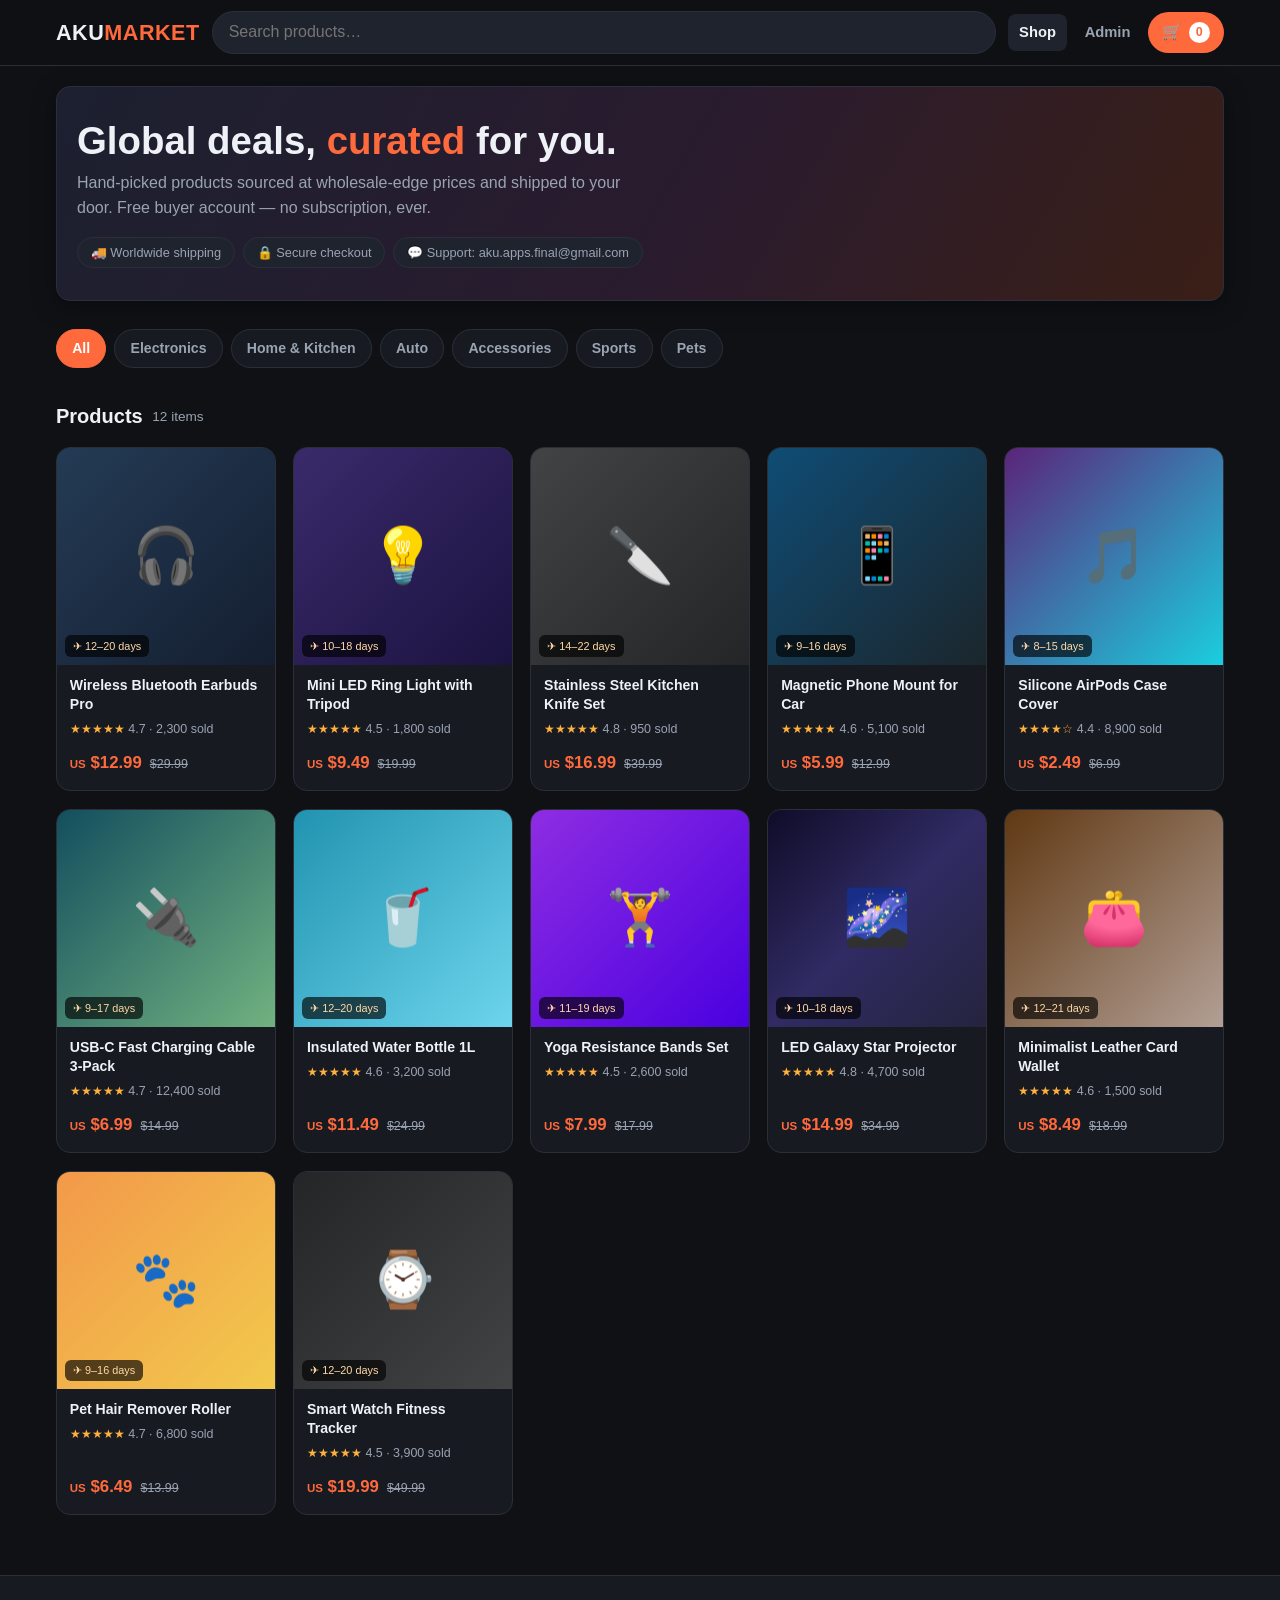
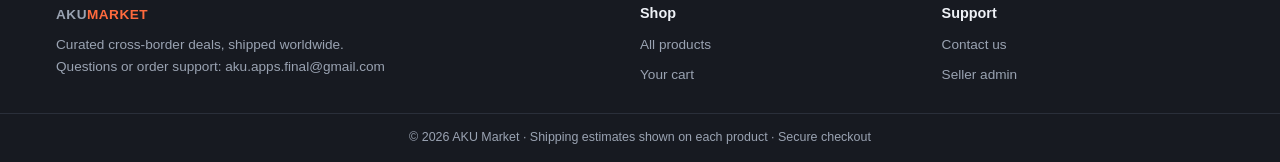
<file: index.html>
<!DOCTYPE html>
<html lang="en">
<head>
<meta charset="UTF-8">
<meta name="viewport" content="width=device-width, initial-scale=1">
<meta name="theme-color" content="#0f1115">
<title>AKU Market — Curated Cross-Border Deals</title>
<meta name="description" content="AKU Market: curated gadgets, home & lifestyle products shipped worldwide at wholesale-edge prices.">
<link rel="stylesheet" href="assets/styles.css">
<link rel="icon" href="data:image/svg+xml,<svg xmlns='http://www.w3.org/2000/svg' viewBox='0 0 100 100'><text y='.9em' font-size='90'>🛍️</text></svg>">
</head>
<body>
<main class="container">
  <section class="hero">
    <h1>Global deals, <em>curated</em> for you.</h1>
    <p>Hand-picked products sourced at wholesale-edge prices and shipped to your door. Free buyer account — no subscription, ever.</p>
    <div class="badges">
      <span class="badge">🚚 Worldwide shipping</span>
      <span class="badge">🔒 Secure checkout</span>
      <span class="badge">💬 Support: aku.apps.final@gmail.com</span>
    </div>
  </section>

  <div class="chips" id="chips"></div>

  <h2 class="section-title">Products <span class="count" id="resultCount"></span></h2>
  <div class="grid" id="grid"></div>
  <div class="empty hidden" id="empty">No products match your search. <a href="index.html" style="color:var(--accent)">Clear filters</a></div>
</main>

<script src="assets/products.js"></script>
<script src="assets/app.js"></script>
<script>
AKU.shell("home");

const grid = document.getElementById("grid");
const chipsEl = document.getElementById("chips");
const emptyEl = document.getElementById("empty");
const countEl = document.getElementById("resultCount");

let activeCat = "All";
const q = (new URLSearchParams(location.search).get("q") || "").toLowerCase();

function renderChips() {
  chipsEl.innerHTML = window.AKU_CATEGORIES.map(c =>
    `<button class="chip ${c === activeCat ? "active" : ""}" data-cat="${c}">${c}</button>`
  ).join("");
  chipsEl.querySelectorAll(".chip").forEach(b =>
    b.addEventListener("click", () => { activeCat = b.dataset.cat; render(); }));
}

function render() {
  renderChips();
  const list = window.AKU_PRODUCTS.filter(p =>
    (activeCat === "All" || p.category === activeCat) &&
    (!q || p.name.toLowerCase().includes(q) || p.category.toLowerCase().includes(q))
  );
  countEl.textContent = list.length + " items" + (q ? ` for “${q}”` : "");
  grid.innerHTML = list.map(AKU.productCard).join("");
  emptyEl.classList.toggle("hidden", list.length > 0);
}
render();
</script>
</body>
</html>
</file>
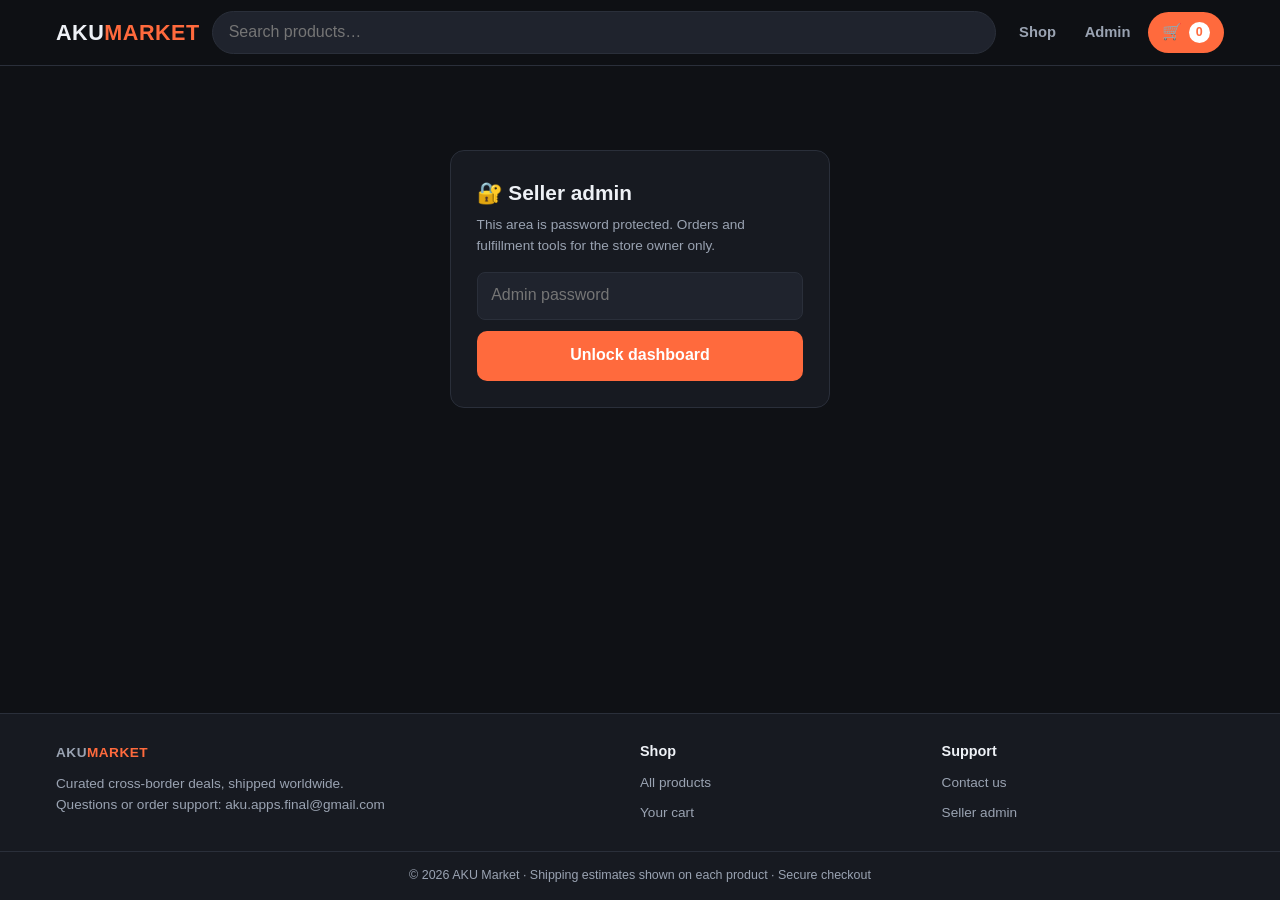
<file: admin.html>
<!DOCTYPE html>
<html lang="en">
<head>
<meta charset="UTF-8">
<meta name="viewport" content="width=device-width, initial-scale=1">
<meta name="theme-color" content="#0f1115">
<title>Admin — AKU Market</title>
<meta name="robots" content="noindex,nofollow">
<link rel="stylesheet" href="assets/styles.css">
<link rel="icon" href="data:image/svg+xml,<svg xmlns='http://www.w3.org/2000/svg' viewBox='0 0 100 100'><text y='.9em' font-size='90'>🛍️</text></svg>">
</head>
<body>
<main class="container">
  <!-- login gate -->
  <div class="admin-login" id="gate">
    <h1>🔐 Seller admin</h1>
    <p>This area is password protected. Orders and fulfillment tools for the store owner only.</p>
    <form class="form" id="loginForm">
      <input type="password" id="pw" placeholder="Admin password" autocomplete="current-password" required>
      <button class="btn" type="submit">Unlock dashboard</button>
      <div class="notice warn hidden" id="badPw">Wrong password.</div>
    </form>
  </div>

  <!-- dashboard -->
  <div id="dash" class="hidden">
    <div style="display:flex;justify-content:space-between;align-items:center;flex-wrap:wrap;gap:.6rem;margin-bottom:1rem">
      <h1 class="page-title" style="margin:0">📦 Order dashboard</h1>
      <button class="btn secondary small" id="lock">Lock</button>
    </div>

    <div class="notice">Orders placed on <b>this device</b> appear here (stored locally in the browser). New orders also arrive by email at
      <a href="mailto:aku.apps.final@gmail.com" style="color:var(--accent)">aku.apps.final@gmail.com</a>.
      After buying the item on AliExpress for the customer, paste the tracking number below and mark fulfilled.</div>

    <div class="stat-grid" id="stats"></div>
    <div id="orders"></div>

    <div class="danger-zone">
      <button class="btn secondary small" id="exportBtn">⬇ Export orders (JSON)</button>
      <button class="btn secondary small" id="clearBtn" style="border-color:var(--red);color:var(--red)">Clear fulfilled orders</button>
    </div>
  </div>
</main>

<script src="assets/products.js"></script>
<script src="assets/app.js"></script>
<script>
AKU.shell("");

/* --- auth gate (SHA-256 of the admin password) --- */
const HASH = "e5c8e9add4737ab16374b47b10b4e4086362b1cab16cdd84d578a8892649ff88";
const SESSION = "aku_admin_ok";

async function sha256(text) {
  const buf = await crypto.subtle.digest("SHA-256", new TextEncoder().encode(text));
  return [...new Uint8Array(buf)].map(b => b.toString(16).padStart(2, "0")).join("");
}

function unlocked() { return sessionStorage.getItem(SESSION) === "1"; }
function show() {
  document.getElementById("gate").classList.toggle("hidden", unlocked());
  document.getElementById("dash").classList.toggle("hidden", !unlocked());
  if (unlocked()) render();
}

document.getElementById("loginForm").addEventListener("submit", async e => {
  e.preventDefault();
  const ok = (await sha256(document.getElementById("pw").value)) === HASH;
  if (ok) { sessionStorage.setItem(SESSION, "1"); show(); }
  else document.getElementById("badPw").classList.remove("hidden");
});
document.getElementById("lock").onclick = () => { sessionStorage.removeItem(SESSION); show(); };

/* --- dashboard --- */
function render() {
  const orders = AKU.getOrders();
  const pending = orders.filter(o => o.status === "pending");
  const revenue = orders.filter(o => o.status === "fulfilled").reduce((s, o) => s + o.total, 0);
  document.getElementById("stats").innerHTML = `
    <div class="stat"><b>${orders.length}</b><span>Total orders</span></div>
    <div class="stat"><b style="color:var(--accent2)">${pending.length}</b><span>Pending fulfillment</span></div>
    <div class="stat"><b style="color:var(--green)">${orders.length - pending.length}</b><span>Fulfilled</span></div>
    <div class="stat"><b>${AKU.fmt(revenue)}</b><span>Fulfilled revenue</span></div>`;

  document.getElementById("orders").innerHTML = orders.length ? orders.map((o, i) => `
    <div class="order">
      <div class="order-head">
        <span class="order-id">${o.id}</span>
        <span class="status ${o.status}">${o.status.toUpperCase()}</span>
      </div>
      <div class="sub" style="color:var(--muted);font-size:.8rem">${new Date(o.created).toLocaleString()}</div>
      <div class="order-items">${o.items.map(it => `${it.qty}× ${it.name}${it.variant ? " (" + it.variant + ")" : ""}`).join("<br>")}</div>
      <div style="font-size:.85rem"><b>Total: ${AKU.fmt(o.total)}</b> <span style="color:var(--muted)">(incl. shipping ${AKU.fmt(o.shipping)})</span></div>
      <div style="font-size:.82rem;color:var(--muted);margin-top:.35rem">
        ${o.customer.name} · <a href="mailto:${o.customer.email}" style="color:var(--accent)">${o.customer.email}</a><br>
        ${o.customer.address}, ${o.customer.city}, ${o.customer.zip}, ${o.customer.country}
        ${o.customer.note ? "<br>📝 " + o.customer.note : ""}
        ${o.tracking ? "<br>🚚 Tracking: <b style='color:var(--text)'>" + o.tracking + "</b>" : ""}
      </div>
      <form data-i="${i}">
        <input name="tracking" placeholder="Tracking number" value="${o.tracking || ""}">
        <button class="btn small secondary" type="submit">Save tracking</button>
        ${o.status === "pending"
          ? `<button class="btn small" name="fulfill" type="submit">Mark fulfilled</button>`
          : `<button class="btn small secondary" name="unfulfill" type="submit">Reopen</button>`}
      </form>
    </div>`).join("")
    : `<div class="empty">No orders yet. Orders placed on this device appear here automatically; email orders go to ${window.AKU_EMAIL}.</div>`;

  document.querySelectorAll("#orders form").forEach(form => form.addEventListener("submit", e => {
    e.preventDefault();
    const i = +form.dataset.i;
    const orders = AKU.getOrders();
    const btn = e.submitter;
    orders[i].tracking = form.tracking.value.trim();
    if (btn && btn.name === "fulfill") orders[i].status = "fulfilled";
    if (btn && btn.name === "unfulfill") orders[i].status = "pending";
    AKU.saveOrders(orders);
    AKU.toast("Order updated ✓");
    render();
  }));
}

document.getElementById("exportBtn").onclick = () => {
  const blob = new Blob([JSON.stringify(AKU.getOrders(), null, 2)], { type: "application/json" });
  const a = document.createElement("a");
  a.href = URL.createObjectURL(blob);
  a.download = "aku-orders-" + new Date().toISOString().slice(0, 10) + ".json";
  a.click();
};
document.getElementById("clearBtn").onclick = () => {
  if (!confirm("Delete all fulfilled orders from this device?")) return;
  AKU.saveOrders(AKU.getOrders().filter(o => o.status !== "fulfilled"));
  render();
};

show();
</script>
</body>
</html>
</file>
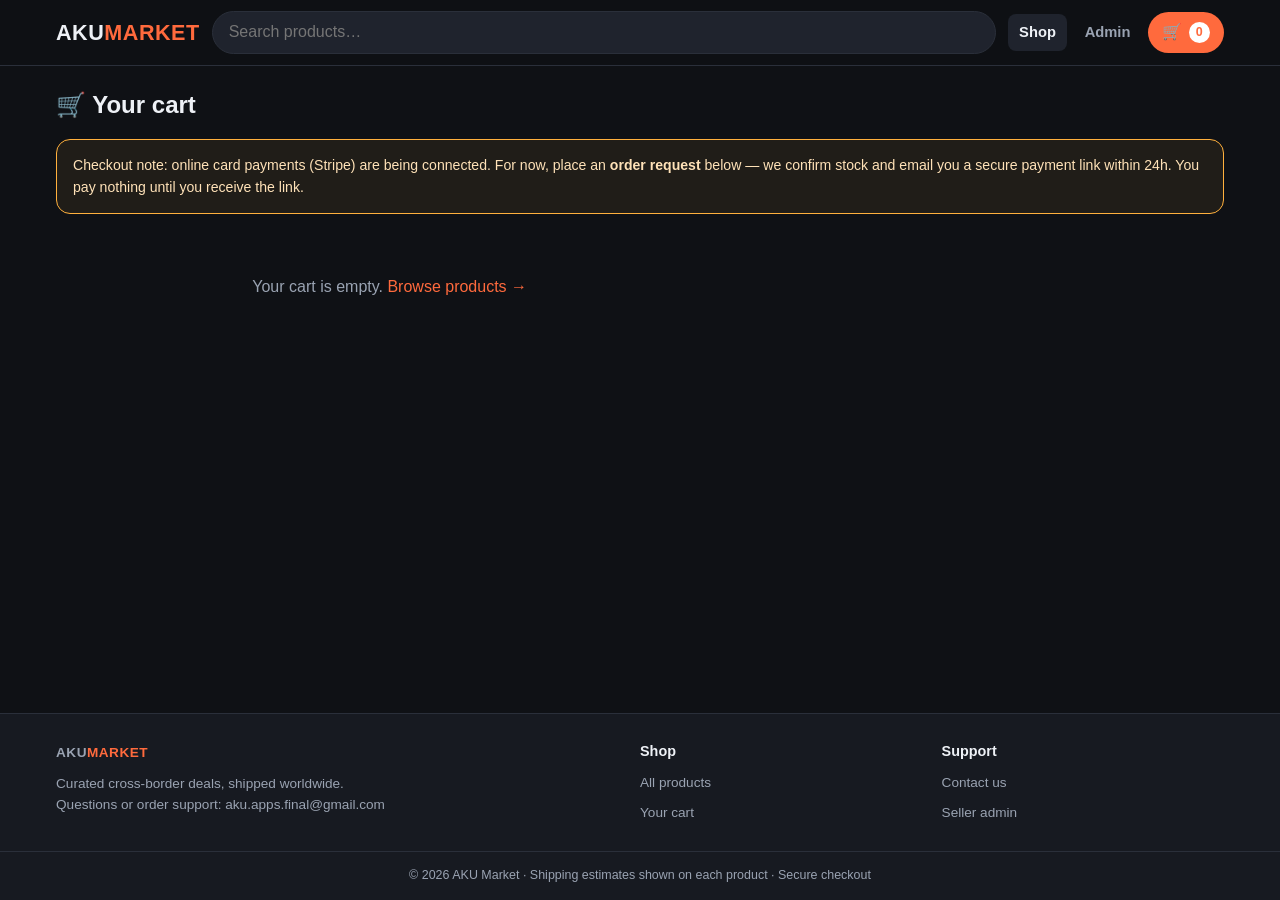
<file: cart.html>
<!DOCTYPE html>
<html lang="en">
<head>
<meta charset="UTF-8">
<meta name="viewport" content="width=device-width, initial-scale=1">
<meta name="theme-color" content="#0f1115">
<title>Cart & Checkout — AKU Market</title>
<link rel="stylesheet" href="assets/styles.css">
<link rel="icon" href="data:image/svg+xml,<svg xmlns='http://www.w3.org/2000/svg' viewBox='0 0 100 100'><text y='.9em' font-size='90'>🛍️</text></svg>">
</head>
<body>
<main class="container">
  <h1 class="page-title">🛒 Your cart</h1>
  <div class="notice warn">Checkout note: online card payments (Stripe) are being connected. For now, place an <b>order request</b> below — we confirm stock and email you a secure payment link within 24h. You pay nothing until you receive the link.</div>
  <div class="checkout-grid">
    <section>
      <div id="cartList"></div>
      <div class="empty hidden" id="emptyCart">Your cart is empty. <a href="index.html" style="color:var(--accent)">Browse products →</a></div>

      <div id="checkoutBox" class="hidden">
        <h2 class="section-title">Shipping details</h2>
        <form class="form" id="orderForm">
          <div class="row2">
            <div><label for="name">Full name *</label><input id="name" required placeholder="Jane Doe"></div>
            <div><label for="email">Email *</label><input id="email" type="email" required placeholder="you@example.com"></div>
          </div>
          <div><label for="addr">Street address *</label><input id="addr" required placeholder="Street, number, apt"></div>
          <div class="row2">
            <div><label for="city">City *</label><input id="city" required></div>
            <div><label for="zip">ZIP / Postal code *</label><input id="zip" required></div>
          </div>
          <div><label for="country">Country *</label><input id="country" required></div>
          <div><label for="note">Order note (optional)</label><textarea id="note" rows="2" placeholder="Anything we should know?"></textarea></div>
          <button class="btn" type="submit">Place order request</button>
        </form>
      </div>
      <div id="doneBox"></div>
    </section>

    <aside class="cart-summary" id="summaryBox">
      <h3 style="margin-bottom:.5rem">Summary</h3>
      <div class="summary-row"><span>Subtotal</span><span id="subTotal">$0.00</span></div>
      <div class="summary-row"><span>Shipping</span><span id="shipCost">$0.00</span></div>
      <div class="summary-row total"><span>Total</span><span id="grandTotal">$0.00</span></div>
      <p style="color:var(--muted);font-size:.78rem;margin-top:.6rem">Standard shipping is free over $30 — otherwise $2.99 flat. Estimates shown per product.</p>
    </aside>
  </div>
</main>

<script src="assets/products.js"></script>
<script src="assets/app.js"></script>
<script>
AKU.shell("home");

const listEl = document.getElementById("cartList");
const emptyEl = document.getElementById("emptyCart");
const checkoutBox = document.getElementById("checkoutBox");
const summaryBox = document.getElementById("summaryBox");

function shipping(total) { return total >= 30 || total === 0 ? 0 : 2.99; }

function render() {
  const cart = AKU.getCart();
  const has = cart.length > 0;
  emptyEl.classList.toggle("hidden", has);
  checkoutBox.classList.toggle("hidden", !has);
  summaryBox.classList.toggle("hidden", !has);

  listEl.innerHTML = cart.map(i => `
    <div class="cart-item">
      <div class="cart-thumb" style="background:${i.bg}">${i.icon}</div>
      <div>
        <h4>${i.name}</h4>
        <div class="sub">${i.variant ? i.variant + " · " : ""}${AKU.fmt(i.price)} each</div>
        <div class="qty-row" style="margin:.35rem 0 0">
          <button class="qty-btn" style="width:1.8rem;height:1.8rem;font-size:.95rem" data-act="-" data-key="${i.key}">−</button>
          <b>${i.qty}</b>
          <button class="qty-btn" style="width:1.8rem;height:1.8rem;font-size:.95rem" data-act="+" data-key="${i.key}">+</button>
        </div>
      </div>
      <div class="cart-right">
        <b>${AKU.fmt(i.price * i.qty)}</b>
        <button class="link-btn" data-act="x" data-key="${i.key}">Remove</button>
      </div>
    </div>`).join("");

  listEl.querySelectorAll("button[data-act]").forEach(b => b.addEventListener("click", () => {
    const cart = AKU.getCart();
    const item = cart.find(x => x.key === b.dataset.key);
    if (!item) return;
    if (b.dataset.act === "+") item.qty++;
    if (b.dataset.act === "-") item.qty--;
    if (b.dataset.act === "x" || item.qty <= 0) cart.splice(cart.indexOf(item), 1);
    AKU.saveCart(cart);
    render();
  }));

  const sub = AKU.cartTotal();
  const ship = shipping(sub);
  document.getElementById("subTotal").textContent = AKU.fmt(sub);
  document.getElementById("shipCost").textContent = ship === 0 ? "Free" : AKU.fmt(ship);
  document.getElementById("grandTotal").textContent = AKU.fmt(sub + ship);
}
render();

document.getElementById("orderForm").addEventListener("submit", e => {
  e.preventDefault();
  const cart = AKU.getCart();
  if (!cart.length) return;
  const f = id => document.getElementById(id).value.trim();
  const sub = AKU.cartTotal();
  const order = {
    id: "AKU-" + Date.now().toString(36).toUpperCase(),
    created: new Date().toISOString(),
    status: "pending",
    customer: { name: f("name"), email: f("email"), address: f("addr"), city: f("city"), zip: f("zip"), country: f("country"), note: f("note") },
    items: cart.map(i => ({ name: i.name, variant: i.variant, qty: i.qty, price: i.price })),
    subtotal: sub, shipping: shipping(sub), total: sub + shipping(sub), tracking: ""
  };
  const orders = AKU.getOrders();
  orders.unshift(order);
  AKU.saveOrders(orders);

  // notify the seller by email (opens the buyer's mail app, prefilled)
  const lines = order.items.map(i => `- ${i.qty}× ${i.name}${i.variant ? " (" + i.variant + ")" : ""} — ${AKU.fmt(i.price * i.qty)}`).join("\n");
  const body = encodeURIComponent(
    `New order request ${order.id}\n\nItems:\n${lines}\n\nSubtotal: ${AKU.fmt(order.subtotal)}\nShipping: ${AKU.fmt(order.shipping)}\nTotal: ${AKU.fmt(order.total)}\n\nShip to:\n${order.customer.name}\n${order.customer.address}\n${order.customer.city}, ${order.customer.zip}\n${order.customer.country}\n\nBuyer email: ${order.customer.email}\nNote: ${order.customer.note || "-"}`
  );
  window.open(`mailto:${window.AKU_EMAIL}?subject=${encodeURIComponent("Order request " + order.id)}&body=${body}`, "_self");

  AKU.saveCart([]);
  document.getElementById("checkoutBox").classList.add("hidden");
  summaryBox.classList.add("hidden");
  listEl.innerHTML = "";
  document.getElementById("doneBox").innerHTML = `
    <div class="notice ok">
      ✅ <b>Order request ${order.id} placed!</b><br>
      We emailed the order to our fulfillment team and will send a secure payment link to
      <b>${order.customer.email}</b> within 24 hours. Questions:
      <a href="mailto:${window.AKU_EMAIL}">${window.AKU_EMAIL}</a>
    </div>`;
  window.scrollTo({ top: 0, behavior: "smooth" });
});
</script>
</body>
</html>
</file>
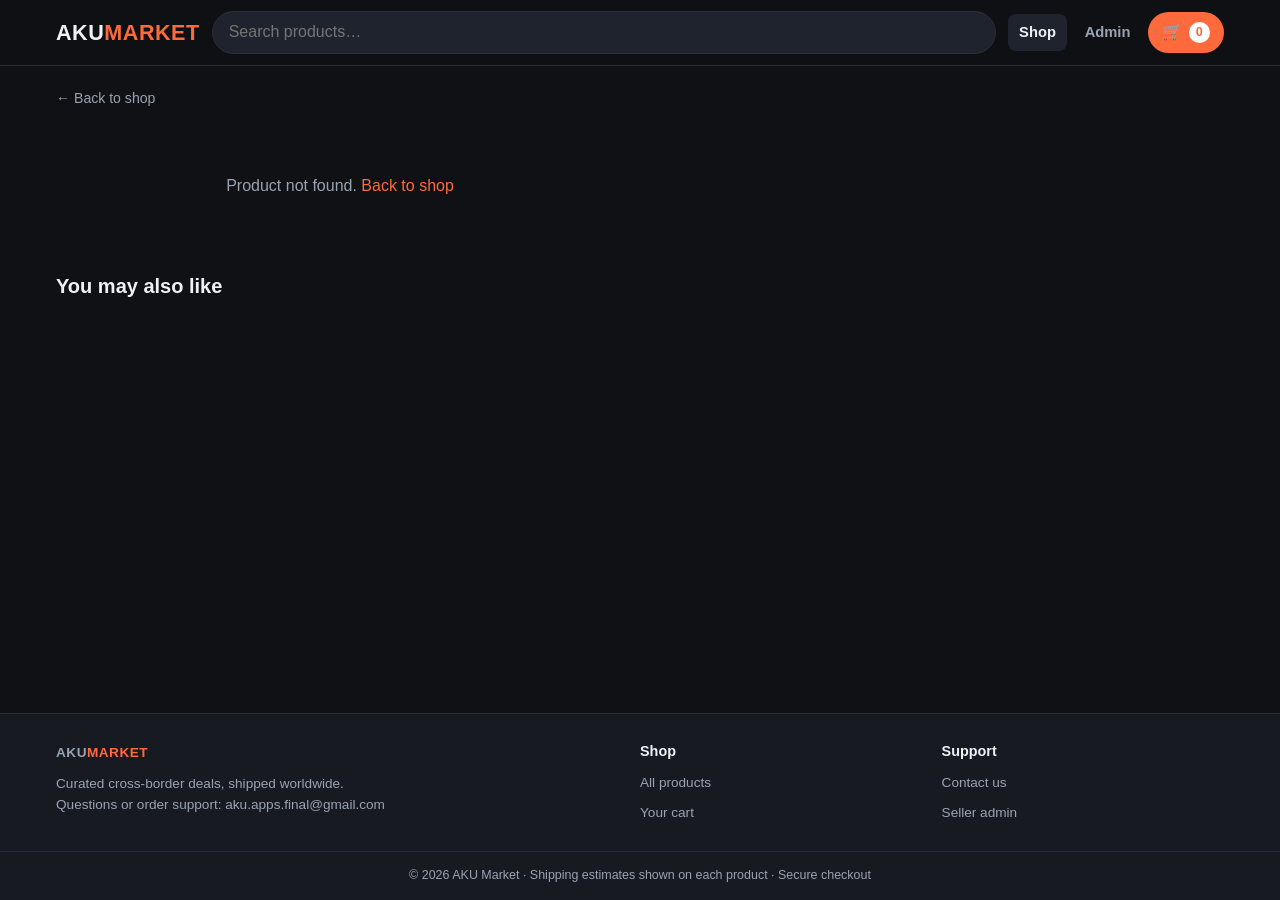
<file: product.html>
<!DOCTYPE html>
<html lang="en">
<head>
<meta charset="UTF-8">
<meta name="viewport" content="width=device-width, initial-scale=1">
<meta name="theme-color" content="#0f1115">
<title>Product — AKU Market</title>
<link rel="stylesheet" href="assets/styles.css">
<link rel="icon" href="data:image/svg+xml,<svg xmlns='http://www.w3.org/2000/svg' viewBox='0 0 100 100'><text y='.9em' font-size='90'>🛍️</text></svg>">
</head>
<body>
<main class="container">
  <a class="back-link" href="index.html">← Back to shop</a>
  <div class="pd" id="pd"></div>

  <h2 class="section-title">You may also like</h2>
  <div class="grid" id="related"></div>
</main>

<script src="assets/products.js"></script>
<script src="assets/app.js"></script>
<script>
AKU.shell("home");

const id = new URLSearchParams(location.search).get("id");
const p = window.AKU_PRODUCTS.find(x => x.id === id);
const pd = document.getElementById("pd");

if (!p) {
  pd.innerHTML = `<div class="empty">Product not found. <a href="index.html" style="color:var(--accent)">Back to shop</a></div>`;
} else {
  document.title = p.name + " — AKU Market";
  const variantName = Object.keys(p.variants)[0];
  const options = p.variants[variantName];
  let selected = options[0];
  let qty = 1;

  pd.innerHTML = `
    <div class="pd-img" style="background:${p.bg}"><span>${p.icon}</span></div>
    <div>
      <h1>${p.name}</h1>
      <div class="pd-sub">${AKU.stars(p.rating)} ${p.rating} · ${p.sold.toLocaleString()} sold · ${p.category}</div>
      <div class="pd-price-row">
        <span class="pd-price">${AKU.fmt(p.price)}</span>
        <span class="old-price">${AKU.fmt(p.oldPrice)}</span>
        <span class="badge">-${Math.round((1 - p.price / p.oldPrice) * 100)}%</span>
      </div>
      <div class="variant-group">
        <h3>${variantName}</h3>
        <div class="variant-opts" id="opts">
          ${options.map(o => `<button class="variant-opt ${o === selected ? "active" : ""}" data-v="${o}">${o}</button>`).join("")}
        </div>
      </div>
      <div class="qty-row">
        <button class="qty-btn" id="minus" aria-label="Decrease quantity">−</button>
        <b id="qty">${qty}</b>
        <button class="qty-btn" id="plus" aria-label="Increase quantity">+</button>
        <span class="pd-sub">${p.stock} in stock</span>
      </div>
      <div class="pd-actions">
        <button class="btn" id="add">🛒 Add to cart</button>
        <button class="btn secondary" id="buy">Buy now</button>
      </div>
      <div class="info-list">
        <div><span>Shipping</span><span>✈ Standard · ${p.ship}</span></div>
        <div><span>Delivery estimate</span><span>${p.ship} (worldwide)</span></div>
        <div><span>Returns</span><span>Contact ${window.AKU_EMAIL} within 14 days</span></div>
        <div><span>Description</span><span style="text-align:right;max-width:60%">${p.desc}</span></div>
      </div>
    </div>`;

  pd.querySelectorAll(".variant-opt").forEach(b =>
    b.addEventListener("click", () => {
      selected = b.dataset.v;
      pd.querySelectorAll(".variant-opt").forEach(x => x.classList.toggle("active", x === b));
    }));

  const qtyEl = document.getElementById("qty");
  document.getElementById("minus").onclick = () => { qty = Math.max(1, qty - 1); qtyEl.textContent = qty; };
  document.getElementById("plus").onclick = () => { qty = Math.min(p.stock, qty + 1); qtyEl.textContent = qty; };
  document.getElementById("add").onclick = () => AKU.addToCart(p.id, selected, qty);
  document.getElementById("buy").onclick = () => { AKU.addToCart(p.id, selected, qty); location.href = "cart.html"; };

  const rel = window.AKU_PRODUCTS.filter(x => x.category === p.category && x.id !== p.id).slice(0, 4);
  document.getElementById("related").innerHTML = (rel.length ? rel : window.AKU_PRODUCTS.filter(x => x.id !== p.id).slice(0, 4))
    .map(AKU.productCard).join("");
}
</script>
</body>
</html>
</file>
<file: assets/styles.css>
/* AKU Market — shared styles (mobile-first) */
:root{
  --bg:#0f1115; --surface:#171a21; --surface2:#1f232d; --border:#2a2f3a;
  --text:#eef1f6; --muted:#9aa3b2; --accent:#ff6a3d; --accent2:#ffb03d;
  --green:#3ddc84; --red:#ff5c5c; --radius:14px;
  --shadow:0 6px 24px rgba(0,0,0,.35);
}
*{box-sizing:border-box;margin:0;padding:0}
html{scroll-behavior:smooth}
body{
  font-family:-apple-system,BlinkMacSystemFont,"Segoe UI",Roboto,Inter,"Helvetica Neue",Arial,sans-serif;
  background:var(--bg);color:var(--text);line-height:1.55;min-height:100vh;
  display:flex;flex-direction:column;
}
a{color:inherit;text-decoration:none}
img{max-width:100%;display:block}
button{font:inherit;cursor:pointer;border:none}
input,select,textarea{font:inherit;color:inherit}

/* ---------- header ---------- */
.site-header{
  position:sticky;top:0;z-index:50;background:rgba(15,17,21,.9);
  backdrop-filter:blur(12px);border-bottom:1px solid var(--border);
}
.header-inner{
  max-width:1200px;margin:0 auto;padding:.7rem 1rem;
  display:flex;align-items:center;gap:.75rem;flex-wrap:wrap;
}
.logo{font-size:1.35rem;font-weight:800;letter-spacing:.5px;white-space:nowrap}
.logo span{color:var(--accent)}
.header-search{flex:1;min-width:160px;display:flex}
.header-search input{
  width:100%;background:var(--surface2);border:1px solid var(--border);
  border-radius:999px;padding:.5rem 1rem;outline:none;
}
.header-search input:focus{border-color:var(--accent)}
.header-nav{display:flex;align-items:center;gap:.4rem;margin-left:auto}
.nav-link{padding:.45rem .7rem;border-radius:8px;color:var(--muted);font-weight:600;font-size:.92rem}
.nav-link:hover,.nav-link.active{color:var(--text);background:var(--surface2)}
.cart-btn{
  position:relative;display:flex;align-items:center;gap:.4rem;
  background:var(--accent);color:#fff;font-weight:700;
  padding:.5rem .9rem;border-radius:999px;
}
.cart-count{
  background:#fff;color:var(--accent);border-radius:999px;
  min-width:1.3rem;height:1.3rem;display:grid;place-items:center;
  font-size:.78rem;font-weight:800;padding:0 .25rem;
}

/* ---------- layout ---------- */
.container{max-width:1200px;margin:0 auto;padding:1.25rem 1rem;width:100%;flex:1}
.hero{
  background:linear-gradient(120deg,#1c2030,#2a1b2e 55%,#3a1f16);
  border:1px solid var(--border);border-radius:var(--radius);
  padding:2rem 1.25rem;margin-bottom:1.5rem;box-shadow:var(--shadow);
}
.hero h1{font-size:clamp(1.5rem,4.5vw,2.4rem);line-height:1.15;margin-bottom:.5rem}
.hero h1 em{color:var(--accent);font-style:normal}
.hero p{color:var(--muted);max-width:560px}
.badges{display:flex;gap:.5rem;flex-wrap:wrap;margin-top:1rem}
.badge{
  background:var(--surface2);border:1px solid var(--border);border-radius:999px;
  padding:.3rem .8rem;font-size:.8rem;color:var(--muted);
}
.section-title{font-size:1.25rem;margin:1.5rem 0 .9rem;display:flex;align-items:center;gap:.6rem;flex-wrap:wrap}
.section-title .count{color:var(--muted);font-size:.85rem;font-weight:500}

/* ---------- category chips ---------- */
.chips{display:flex;gap:.5rem;overflow-x:auto;padding:.25rem 0 .6rem;scrollbar-width:thin}
.chip{
  white-space:nowrap;background:var(--surface);border:1px solid var(--border);
  color:var(--muted);border-radius:999px;padding:.45rem .95rem;font-weight:600;font-size:.88rem;
}
.chip.active{background:var(--accent);border-color:var(--accent);color:#fff}

/* ---------- product grid ---------- */
.grid{display:grid;grid-template-columns:repeat(auto-fill,minmax(158px,1fr));gap:.85rem}
@media(min-width:640px){.grid{grid-template-columns:repeat(auto-fill,minmax(210px,1fr));gap:1.1rem}}
.card{
  background:var(--surface);border:1px solid var(--border);border-radius:var(--radius);
  overflow:hidden;display:flex;flex-direction:column;transition:transform .15s,border-color .15s;
}
.card:hover{transform:translateY(-3px);border-color:var(--accent)}
.card-img{
  aspect-ratio:1/1;display:grid;place-items:center;font-size:3.4rem;
  position:relative;
}
.card-ship{
  position:absolute;bottom:.5rem;left:.5rem;background:rgba(0,0,0,.65);
  border-radius:6px;padding:.15rem .5rem;font-size:.68rem;color:#ffd9a8;
}
.card-body{padding:.7rem .8rem .9rem;display:flex;flex-direction:column;gap:.35rem;flex:1}
.card-title{font-size:.88rem;font-weight:600;line-height:1.35;
  display:-webkit-box;-webkit-line-clamp:2;-webkit-box-orient:vertical;overflow:hidden}
.card-meta{display:flex;align-items:baseline;gap:.5rem;margin-top:auto;padding-top:.3rem}
.price{color:var(--accent);font-weight:800;font-size:1.05rem}
.price small{font-size:.72rem;font-weight:600}
.old-price{color:var(--muted);text-decoration:line-through;font-size:.78rem}
.rating{color:var(--accent2);font-size:.78rem}
.rating span{color:var(--muted)}
.empty{color:var(--muted);text-align:center;padding:3rem 1rem}

/* ---------- product detail ---------- */
.pd{display:grid;gap:1.25rem}
@media(min-width:768px){.pd{grid-template-columns:1fr 1fr;gap:2rem}}
.pd-img{
  aspect-ratio:1/1;border-radius:var(--radius);display:grid;place-items:center;
  font-size:6rem;border:1px solid var(--border);box-shadow:var(--shadow);
}
.pd h1{font-size:clamp(1.2rem,3.5vw,1.7rem);line-height:1.3}
.pd-sub{color:var(--muted);font-size:.9rem;margin-top:.3rem}
.pd-price-row{display:flex;align-items:baseline;gap:.7rem;margin:.9rem 0}
.pd-price{color:var(--accent);font-size:1.8rem;font-weight:800}
.variant-group{margin:.9rem 0}
.variant-group h3{font-size:.85rem;color:var(--muted);margin-bottom:.45rem;text-transform:uppercase;letter-spacing:.6px}
.variant-opts{display:flex;gap:.5rem;flex-wrap:wrap}
.variant-opt{
  background:var(--surface2);border:1px solid var(--border);border-radius:8px;
  padding:.45rem .9rem;font-size:.85rem;color:var(--text);
}
.variant-opt.active{border-color:var(--accent);color:var(--accent);font-weight:700}
.qty-row{display:flex;align-items:center;gap:.8rem;margin:.9rem 0}
.qty-btn{
  width:2.3rem;height:2.3rem;border-radius:8px;background:var(--surface2);
  border:1px solid var(--border);color:var(--text);font-size:1.15rem;font-weight:700;
}
.btn{
  display:inline-flex;align-items:center;justify-content:center;gap:.5rem;
  background:var(--accent);color:#fff;font-weight:700;border-radius:10px;
  padding:.8rem 1.4rem;font-size:1rem;width:100%;
}
.btn:hover{filter:brightness(1.08)}
.btn.secondary{background:var(--surface2);border:1px solid var(--border);color:var(--text)}
.btn.small{width:auto;padding:.45rem .9rem;font-size:.85rem}
.pd-actions{display:flex;flex-direction:column;gap:.6rem;margin-top:.6rem}
@media(min-width:480px){.pd-actions{flex-direction:row}.pd-actions .btn{width:auto;flex:1}}
.info-list{margin-top:1.2rem;border-top:1px solid var(--border)}
.info-list div{display:flex;justify-content:space-between;gap:1rem;padding:.65rem 0;border-bottom:1px solid var(--border);font-size:.9rem}
.info-list div span:first-child{color:var(--muted)}

/* ---------- cart / checkout ---------- */
.cart-item{
  display:grid;grid-template-columns:64px 1fr auto;gap:.8rem;align-items:center;
  background:var(--surface);border:1px solid var(--border);border-radius:var(--radius);
  padding:.7rem;margin-bottom:.7rem;
}
.cart-thumb{width:64px;height:64px;border-radius:10px;display:grid;place-items:center;font-size:1.9rem}
.cart-item h4{font-size:.9rem;line-height:1.3}
.cart-item .sub{color:var(--muted);font-size:.78rem}
.cart-right{text-align:right;display:flex;flex-direction:column;gap:.4rem;align-items:flex-end}
.link-btn{background:none;color:var(--muted);font-size:.8rem;text-decoration:underline}
.link-btn:hover{color:var(--red)}
.cart-summary{
  background:var(--surface);border:1px solid var(--border);border-radius:var(--radius);
  padding:1.1rem;margin-top:1rem;
}
.summary-row{display:flex;justify-content:space-between;padding:.35rem 0;font-size:.95rem}
.summary-row.total{border-top:1px solid var(--border);margin-top:.5rem;padding-top:.7rem;font-weight:800;font-size:1.1rem}
.form{display:grid;gap:.7rem;margin-top:1rem}
.form label{font-size:.82rem;color:var(--muted)}
.form input,.form textarea,.form select{
  width:100%;background:var(--surface2);border:1px solid var(--border);
  border-radius:8px;padding:.65rem .85rem;outline:none;
}
.form input:focus,.form textarea:focus{border-color:var(--accent)}
.form .row2{display:grid;grid-template-columns:1fr 1fr;gap:.7rem}
@media(min-width:768px){.checkout-grid{display:grid;grid-template-columns:1.4fr 1fr;gap:1.5rem;align-items:start}}

/* ---------- notices ---------- */
.notice{
  border:1px solid var(--border);border-radius:var(--radius);padding:.9rem 1rem;
  background:var(--surface);font-size:.88rem;color:var(--muted);margin:.8rem 0;
}
.notice.ok{border-color:var(--green);color:#c9f5dd;background:rgba(61,220,132,.07)}
.notice.warn{border-color:var(--accent2);color:#ffe2b8;background:rgba(255,176,61,.07)}
.toast{
  position:fixed;left:50%;bottom:1.4rem;transform:translateX(-50%) translateY(150%);
  background:var(--green);color:#062314;font-weight:700;padding:.7rem 1.3rem;
  border-radius:999px;box-shadow:var(--shadow);transition:transform .3s;z-index:100;font-size:.9rem;
}
.toast.show{transform:translateX(-50%) translateY(0)}

/* ---------- admin ---------- */
.admin-login{max-width:380px;margin:4rem auto;background:var(--surface);border:1px solid var(--border);border-radius:var(--radius);padding:1.6rem}
.admin-login h1{font-size:1.3rem;margin-bottom:.3rem}
.admin-login p{color:var(--muted);font-size:.85rem;margin-bottom:1rem}
.stat-grid{display:grid;grid-template-columns:repeat(auto-fit,minmax(130px,1fr));gap:.8rem;margin-bottom:1.2rem}
.stat{background:var(--surface);border:1px solid var(--border);border-radius:var(--radius);padding:.9rem}
.stat b{display:block;font-size:1.4rem}
.stat span{color:var(--muted);font-size:.78rem}
.order{
  background:var(--surface);border:1px solid var(--border);border-radius:var(--radius);
  padding:1rem;margin-bottom:.8rem;
}
.order-head{display:flex;justify-content:space-between;gap:.6rem;flex-wrap:wrap;margin-bottom:.5rem}
.order-id{font-weight:800;font-size:.9rem}
.status{border-radius:999px;padding:.15rem .7rem;font-size:.72rem;font-weight:700}
.status.pending{background:rgba(255,176,61,.15);color:var(--accent2)}
.status.fulfilled{background:rgba(61,220,132,.15);color:var(--green)}
.order-items{font-size:.85rem;color:var(--muted);margin:.4rem 0}
.order form{display:flex;gap:.5rem;flex-wrap:wrap;margin-top:.6rem}
.order input{flex:1;min-width:140px;background:var(--surface2);border:1px solid var(--border);border-radius:8px;padding:.5rem .7rem;font-size:.85rem}
.danger-zone{margin-top:2rem;border-top:1px solid var(--border);padding-top:1rem}

/* ---------- footer ---------- */
.site-footer{border-top:1px solid var(--border);margin-top:2.5rem;background:var(--surface)}
.footer-inner{max-width:1200px;margin:0 auto;padding:1.6rem 1rem;display:grid;gap:1.2rem}
@media(min-width:720px){.footer-inner{grid-template-columns:2fr 1fr 1fr}}
.footer-inner h4{font-size:.9rem;margin-bottom:.5rem}
.footer-inner p,.footer-inner a{color:var(--muted);font-size:.85rem}
.footer-inner a:hover{color:var(--accent)}
.footer-inner ul{list-style:none;display:grid;gap:.35rem}
.footer-bottom{text-align:center;color:var(--muted);font-size:.78rem;padding:.9rem;border-top:1px solid var(--border)}

/* ---------- misc ---------- */
.back-link{color:var(--muted);font-size:.88rem;display:inline-block;margin-bottom:1rem}
.back-link:hover{color:var(--accent)}
.page-title{font-size:1.5rem;margin-bottom:1rem}
.hidden{display:none!important}
</file>
